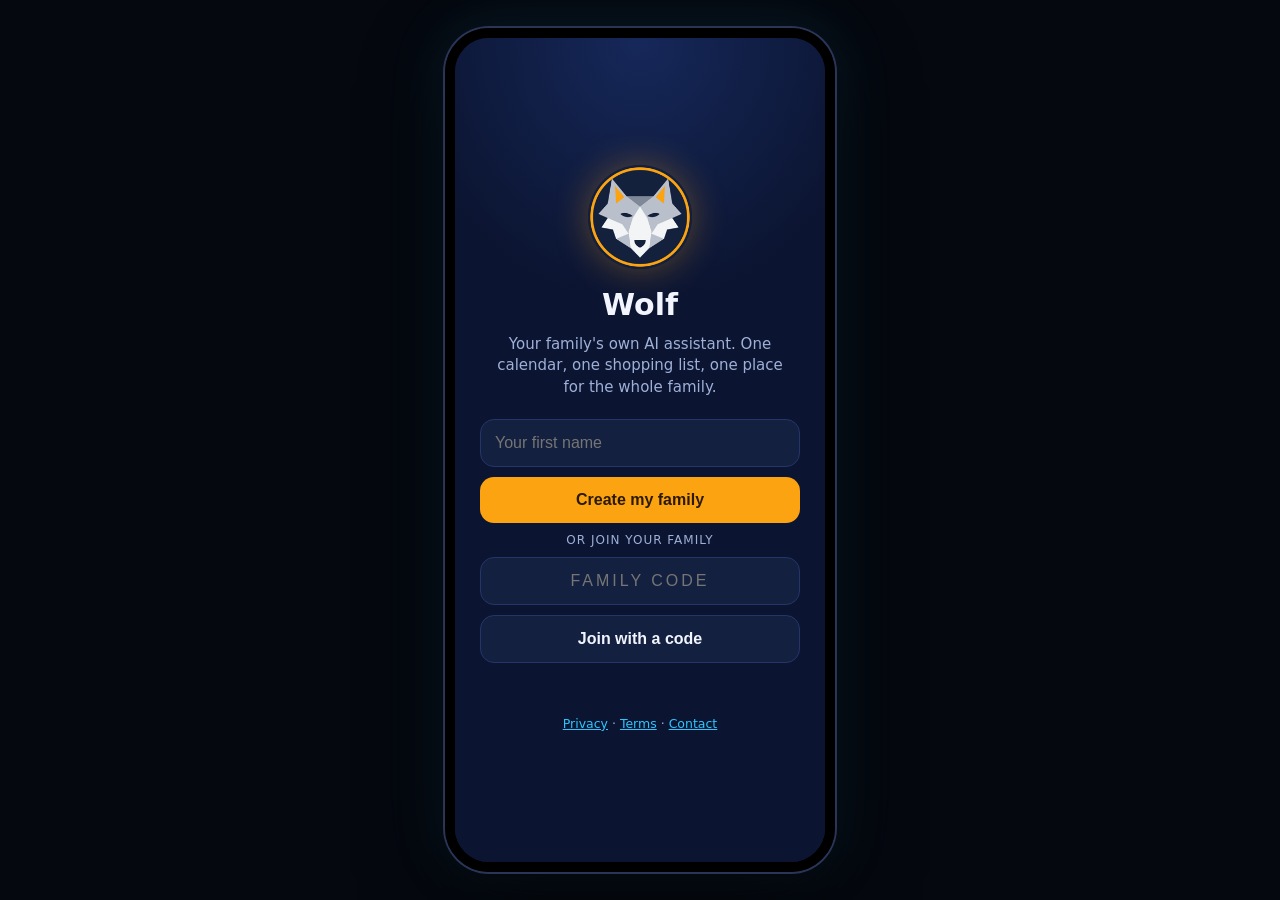
<file: wolf_site/index.html>
<!doctype html>
<html lang="en-GB"><head><meta charset="utf-8"><meta name="viewport" content="width=device-width,initial-scale=1,viewport-fit=cover">
<meta name="theme-color" content="#0b1430"><meta name="robots" content="noindex"><title>Wolf</title>
<link rel="manifest" href="manifest.webmanifest"><link rel="icon" href="icon-192.png"><link rel="apple-touch-icon" href="apple-touch-icon.png">
<style>
:root{color-scheme:dark;--navy:#0b1430;--navy2:#14203f;--card:#17254a;--line:#25356a;--cy:#2ec5ff;--tl:#14e0c0;--or:#fca311;--tx:#f2f5ff;--mut:#9fb0d8}
*{box-sizing:border-box;-webkit-tap-highlight-color:transparent}
html,body{margin:0;height:100%;background:#05080f;color:var(--tx);font-family:Inter,system-ui,-apple-system,"Segoe UI",Roboto,sans-serif}
body{display:flex;align-items:center;justify-content:center}
.phone{width:100%;height:100%;display:flex;flex-direction:column;background:radial-gradient(120% 60% at 50% 0%,#16285a 0%,var(--navy) 55%);position:relative;overflow:hidden}
@media (min-width:600px){.phone{width:390px;height:844px;max-height:96vh;border-radius:44px;border:10px solid #000;box-shadow:0 0 0 2px #2a3558,0 30px 80px #000a,0 0 60px #2ec5ff22}}
header{display:flex;align-items:center;gap:12px;padding:calc(env(safe-area-inset-top) + 18px) 18px 12px}
header img{width:44px;height:44px;border-radius:50%}
.brand{font-weight:800;font-size:22px;letter-spacing:.3px}
.pill{margin-left:auto;display:flex;align-items:center;gap:6px;font-size:11px;font-weight:700;letter-spacing:.8px;text-transform:uppercase;color:var(--tl);border:1px solid #14e0c055;background:#14e0c014;padding:6px 10px;border-radius:99px}
.dot{width:7px;height:7px;border-radius:50%;background:var(--tl);box-shadow:0 0 8px var(--tl)}
main{flex:1;min-height:0;position:relative}
.tab{position:absolute;inset:0;display:none;flex-direction:column}
.tab.on{display:flex}
#chat{flex:1;overflow-y:auto;padding:6px 16px 10px;display:flex;flex-direction:column;gap:10px;scroll-behavior:smooth}
.hello{display:flex;flex-direction:column;align-items:center;text-align:center;gap:6px;padding:14px 10px 4px}
.hello img{width:84px;height:84px;border-radius:50%;box-shadow:0 0 30px #fca31144}
.hello h2{margin:6px 0 0;font-size:22px}
.hello p{margin:0;color:var(--mut);font-size:14px}
.b{max-width:84%;padding:11px 14px;border-radius:18px;font-size:15px;line-height:1.35;animation:in .25s ease}
.me{align-self:flex-end;background:linear-gradient(135deg,#2ec5ff,#1b8fe0);color:#04152b;font-weight:600;border-bottom-right-radius:5px}
.wolf{align-self:flex-start;background:var(--card);border:1px solid var(--line);border-bottom-left-radius:5px}
.wolf small{display:block;margin-top:8px;color:var(--mut);font-size:12.5px}
.chip{display:flex;justify-content:space-between;gap:14px;margin-top:8px;padding:9px 12px;border-radius:12px;background:#0d1a3a;border-left:4px solid var(--c,var(--cy));font-size:14px}
.chip b{color:var(--c,var(--cy))}
.typing{align-self:flex-start;background:var(--card);border:1px solid var(--line);padding:12px 16px;border-radius:18px;display:flex;gap:5px}
.typing i{width:7px;height:7px;border-radius:50%;background:var(--mut);animation:bl 1s infinite}
.typing i:nth-child(2){animation-delay:.15s}.typing i:nth-child(3){animation-delay:.3s}
@keyframes bl{0%,80%,100%{opacity:.25}40%{opacity:1}}
@keyframes in{from{opacity:0;transform:translateY(8px)}to{opacity:1;transform:none}}
.sugg{display:flex;gap:8px;overflow-x:auto;padding:6px 16px 8px;scrollbar-width:none}
.sugg::-webkit-scrollbar{display:none}
.sugg button{flex:none;border:1px solid var(--line);background:var(--navy2);color:var(--tx);padding:9px 13px;border-radius:99px;font-size:13px;font-weight:600;cursor:pointer}
.sugg button:active{background:var(--line)}
form{display:flex;gap:8px;padding:6px 14px 12px}
form input{flex:1;min-width:0;padding:14px 16px;border-radius:99px;border:1px solid var(--line);background:var(--navy2);color:var(--tx);font-size:15px;outline:none}
form input:focus{border-color:var(--cy)}
form button{width:50px;flex:none;border:0;border-radius:50%;background:var(--or);color:#2b1a00;font-size:20px;font-weight:900;cursor:pointer;display:flex;align-items:center;justify-content:center}
form .mic{background:var(--navy2);border:1px solid var(--cy);color:var(--cy)}
form .mic svg{width:24px;height:24px;fill:none;stroke:currentColor;stroke-width:2;stroke-linecap:round}
form .mic.rec{background:#e5384b;border-color:#e5384b;color:#fff;animation:pulse 1.1s infinite}
@keyframes pulse{50%{box-shadow:0 0 0 9px #e5384b33}}
.bw{display:flex;flex-direction:column;line-height:1.1}.clock{font-size:12px;color:var(--mut);font-variant-numeric:tabular-nums;margin-top:2px}
#toast{position:absolute;left:16px;right:16px;top:74px;z-index:5;background:#0d1a3a;border:1px solid var(--or);color:#ffe2b0;padding:10px 14px;border-radius:14px;font-size:13px;display:none}
#toast.on{display:block}
.ev button{background:none;border:0;color:var(--mut);font-size:18px;line-height:1;padding:0 2px;cursor:pointer}
.li{display:flex;align-items:center;gap:10px;padding:11px 12px;border-radius:12px;background:var(--card);margin-bottom:6px;font-size:14.5px}
.li input{width:20px;height:20px;accent-color:var(--or)}.li.done span{text-decoration:line-through;color:var(--mut)}.li button{margin-left:auto;background:none;border:0;color:var(--mut);font-size:18px;cursor:pointer}
.rbtn{margin-top:14px;background:none;border:1px solid var(--line);color:var(--mut);padding:9px 14px;border-radius:99px;font-size:12.5px;cursor:pointer}
.pad{padding:6px 16px 16px;overflow-y:auto;flex:1}
h3{margin:12px 0 8px;font-size:13px;letter-spacing:1px;text-transform:uppercase;color:var(--mut)}
.day{display:flex;gap:12px;margin-bottom:10px}
.dn{width:54px;flex:none;text-align:center;padding:8px 0;border-radius:14px;background:var(--navy2);border:1px solid var(--line)}
.dn b{display:block;font-size:20px}.dn span{font-size:11px;color:var(--mut);text-transform:uppercase;letter-spacing:.8px}
.dn.today{background:#fca31122;border-color:var(--or)}
.evs{flex:1;display:flex;flex-direction:column;gap:6px}
.ev{padding:10px 12px;border-radius:12px;background:var(--card);border-left:4px solid var(--c);font-size:14px;display:flex;justify-content:space-between;gap:8px}
.ev em{font-style:normal;color:var(--mut);font-size:12.5px;white-space:nowrap}
.empty{color:var(--mut);font-size:13px;padding:10px 0}
.banner{width:100%;height:150px;object-fit:cover;border-radius:18px;margin-bottom:6px}
.mem{display:flex;align-items:center;gap:14px;padding:12px;border-radius:16px;background:var(--card);border:1px solid var(--line);margin-bottom:10px}
.mem img{width:54px;height:54px;border-radius:50%;object-fit:cover;border:2px solid var(--or)}
.mem b{display:block}.mem span{color:var(--mut);font-size:13px}
.cx{margin-left:auto;font-size:11px;font-weight:700;color:var(--tl);letter-spacing:.8px;text-transform:uppercase}
.cx.off{color:var(--mut)}
.note{margin-top:14px;padding:12px;border-radius:14px;background:#fca31112;border:1px solid #fca31144;color:#ffd9a0;font-size:13px;line-height:1.4}
nav{display:flex;border-top:1px solid var(--line);background:#0a1230;padding-bottom:env(safe-area-inset-bottom)}
nav button{flex:1;background:none;border:0;color:var(--mut);padding:11px 0 12px;font-size:12px;font-weight:700;letter-spacing:.4px;cursor:pointer;display:flex;flex-direction:column;align-items:center;gap:3px}
nav button svg{width:23px;height:23px;fill:none;stroke:currentColor;stroke-width:2;stroke-linecap:round;stroke-linejoin:round}
nav button.on{color:var(--or)}


.up{display:flex;gap:10px;margin-bottom:12px}
.up label{flex:1;display:flex;align-items:center;justify-content:center;gap:8px;padding:13px 10px;border-radius:14px;font-weight:700;font-size:14px;cursor:pointer;background:var(--or);color:#2b1a00}
.up label.alt{background:var(--navy2);color:var(--tx);border:1px solid var(--line)}
.up input{display:none}.up svg{width:20px;height:20px;fill:none;stroke:currentColor;stroke-width:2;stroke-linecap:round;stroke-linejoin:round}
#smsg{color:var(--mut);font-size:13px;margin:0 0 10px;line-height:1.4}
.grid{display:grid;grid-template-columns:repeat(3,1fr);gap:6px}
.ph{position:relative;aspect-ratio:1;border-radius:12px;overflow:hidden;background:var(--card);border:0;padding:0;cursor:pointer}
.ph img{width:100%;height:100%;object-fit:cover;display:block}
.ph i{position:absolute;left:0;right:0;bottom:0;padding:14px 6px 4px;font-style:normal;font-size:10.5px;color:#fff;background:linear-gradient(transparent,#000a);text-align:left}
#view{position:absolute;inset:0;z-index:9;background:#000e;display:none;flex-direction:column;align-items:center;justify-content:center;gap:12px;padding:16px}
#view.on{display:flex}#view img{max-width:100%;max-height:72%;border-radius:12px}
#view .row{display:flex;gap:10px}#view button{padding:11px 18px;border-radius:99px;border:1px solid var(--line);background:var(--navy2);color:var(--tx);font-size:14px;font-weight:700;cursor:pointer}
#view button.del{border-color:#e5384b;color:#ff8f9b}

.note2{position:relative;padding:12px 34px 10px 14px;border-radius:14px;background:#2a2410;border:1px solid #fca31155;margin-bottom:8px}
.note2 p{margin:0 0 6px;font-size:14.5px;line-height:1.4;white-space:pre-wrap;word-break:break-word}.note2 small{color:var(--mut);font-size:11.5px}
.note2 button{position:absolute;top:6px;right:8px;background:none;border:0;color:var(--mut);font-size:18px;cursor:pointer}
#nform{display:flex;gap:8px;padding:0 0 12px}#nform input{flex:1;min-width:0;padding:13px 14px;border-radius:14px;border:1px solid var(--line);background:var(--navy2);color:var(--tx);font-size:15px;outline:none}
#nform button{padding:0 18px;border:0;border-radius:14px;background:var(--or);color:#2b1a00;font-weight:800;cursor:pointer}
.fcard{padding:14px;border-radius:16px;background:var(--card);border:1px solid var(--cy);margin-bottom:12px}
.fcard .code{font-size:28px;font-weight:800;letter-spacing:4px;color:var(--cy);font-variant-numeric:tabular-nums}.fcard small{display:block;color:var(--mut);margin-top:4px;font-size:12.5px;line-height:1.4}
.fcard .row2{display:flex;gap:8px;margin-top:10px}.fcard .row2 input{flex:1;min-width:0;padding:11px 12px;border-radius:12px;border:1px solid var(--line);background:var(--navy2);color:var(--tx);font-size:15px;text-transform:uppercase;outline:none}
.fcard .row2 button{padding:11px 14px;min-height:42px;border-radius:12px;border:1px solid var(--line);background:var(--navy2);color:var(--tx);font-weight:700;cursor:pointer}
nav button{font-size:10.5px;letter-spacing:0}

.back{background:none;border:0;color:var(--cy);font-size:14px;font-weight:700;padding:4px 0 8px;cursor:pointer}
.menu{display:grid;grid-template-columns:1fr 1fr;gap:10px}
.mc{padding:16px 14px;border-radius:18px;background:var(--card);border:1px solid var(--line);text-align:left;color:var(--tx);cursor:pointer;display:flex;flex-direction:column;gap:6px}
.mc b{font-size:16px}.mc span{font-size:12.5px;color:var(--mut);line-height:1.35}.mc svg{width:26px;height:26px;fill:none;stroke:var(--or);stroke-width:2;stroke-linecap:round;stroke-linejoin:round}
.rota{display:grid;grid-template-columns:repeat(5,1fr);gap:6px;margin-bottom:6px}
.rb{border:1px solid var(--line);background:var(--navy2);color:var(--tx);border-radius:12px;padding:8px 2px;display:flex;flex-direction:column;align-items:center;gap:2px;cursor:pointer}
.rb span{font-size:10.5px;color:var(--mut);text-transform:uppercase;letter-spacing:.8px}.rb b{font-size:14px}
.rb.none{border-color:var(--or)}.rb.none b{color:var(--or)}.rb.dan b{color:var(--cy)}.rb.claire b{color:var(--tl)}
.kid{display:flex;align-items:center;gap:12px;padding:12px 14px;border-radius:16px;background:var(--card);border:1px solid var(--line);margin-bottom:8px}
.kid b{font-size:16px}.kid em{font-style:normal;margin-left:auto;font-size:20px;font-weight:800;color:var(--tl);font-variant-numeric:tabular-nums}
.kid button{border:1px solid var(--line);background:var(--navy2);color:var(--tx);border-radius:99px;padding:7px 12px;font-size:12px;font-weight:700;cursor:pointer}
.fadd{display:grid;grid-template-columns:1fr auto;gap:8px;margin:8px 0 12px}
.fadd input,.fadd select{min-width:0;padding:12px;border-radius:12px;border:1px solid var(--line);background:var(--navy2);color:var(--tx);font-size:15px;outline:none}
.fadd .r2{display:flex;gap:8px;grid-column:1/-1}.fadd .r2>*{flex:1}.fadd button{padding:0 16px;border:0;border-radius:12px;background:var(--or);color:#2b1a00;font-weight:800;cursor:pointer;min-height:44px}
.meal{padding:10px 12px;border-radius:14px;background:var(--card);margin-bottom:8px}
.meal .mh{display:flex;align-items:center;gap:8px;margin-bottom:6px}.meal .mh b{width:42px;color:var(--or);font-size:13px;text-transform:uppercase;letter-spacing:.8px}
.meal input{min-width:0;flex:1;padding:9px 10px;border-radius:10px;border:1px solid var(--line);background:var(--navy2);color:var(--tx);font-size:14px;outline:none;width:100%}
.meal .mh button{border:1px solid var(--line);background:var(--navy2);color:var(--cy);border-radius:99px;padding:6px 10px;font-size:11.5px;font-weight:700;cursor:pointer;white-space:nowrap}
.plan{padding:14px;border-radius:16px;background:var(--card);border:1px solid var(--line);margin-top:14px;font-size:13.5px;line-height:1.45}
.plan h4{margin:0 0 6px;font-size:14px;color:var(--or)}.plan p{margin:0 0 8px;color:var(--tx)}.plan ul{margin:0;padding:0;list-style:none}
.plan li{display:flex;justify-content:space-between;gap:10px;padding:8px 0;border-top:1px solid var(--line)}.plan li span{color:var(--mut);font-size:12.5px}.plan li b{white-space:nowrap;color:var(--tl)}

.mem .av{width:48px;height:48px;border-radius:50%;background:var(--navy2);border:2px solid var(--or);display:flex;align-items:center;justify-content:center;font-weight:800;color:var(--or);flex:none}
.mem .av.k{border-color:var(--tl);color:var(--tl)}
#welcome,#boot{position:absolute;inset:0;z-index:20;background:radial-gradient(120% 60% at 50% 0%,#16285a 0%,var(--navy) 55%);display:none;flex-direction:column;align-items:center;justify-content:center;gap:12px;padding:24px;text-align:center;overflow-y:auto}
#welcome.on,#boot.on{display:flex}#welcome img,#boot img{width:104px;height:104px;border-radius:50%;box-shadow:0 0 36px #fca31155}
#welcome h1{margin:6px 0 0;font-size:30px}#welcome p{margin:0;color:var(--mut);font-size:15px;line-height:1.45;max-width:300px}
.wbox{width:100%;max-width:320px;display:flex;flex-direction:column;gap:10px;margin-top:8px}
.wbox input{padding:14px;border-radius:14px;border:1px solid var(--line);background:var(--navy2);color:var(--tx);font-size:16px;outline:none;width:100%}
.wbox input:focus{border-color:var(--cy)}.wbox input.code{text-transform:uppercase;letter-spacing:3px;text-align:center}
.btn{padding:14px 18px;border-radius:14px;border:0;background:var(--or);color:#2b1a00;font-size:16px;font-weight:800;cursor:pointer;width:100%;text-align:center;text-decoration:none;display:block}
.btn.alt{background:var(--navy2);color:var(--tx);border:1px solid var(--line)}.btn.sm{padding:10px 14px;font-size:14px;width:auto;display:inline-block}
.btn[disabled]{opacity:.5}.or{color:var(--mut);font-size:12px;letter-spacing:1px}
.err{color:#ff8f9b;font-size:13px;min-height:18px}
.setup{padding:14px;border-radius:16px;background:var(--card);border:1px solid var(--line);margin-bottom:12px}
.setup h4{margin:0 0 6px;font-size:16px;display:flex;align-items:center;gap:8px}.setup h4 i{width:24px;height:24px;border-radius:50%;background:var(--navy2);border:1px solid var(--line);display:flex;align-items:center;justify-content:center;font-style:normal;font-size:13px;color:var(--mut);flex:none}
.setup.ok h4 i{background:var(--tl);color:#04241d;border-color:var(--tl)}
.setup ol{margin:8px 0 10px;padding-left:20px;font-size:14px;line-height:1.5;color:var(--tx)}.setup ol li{margin-bottom:4px}
.setup p{margin:0 0 8px;font-size:14px;line-height:1.45;color:var(--mut)}.setup .row{display:flex;gap:8px;margin-top:8px}.setup .row>*{flex:1;min-width:0}
.setup input[type=text],.setup input:not([type]){padding:12px;border-radius:12px;border:1px solid var(--line);background:var(--navy2);color:var(--tx);font-size:15px;outline:none;width:100%}
.tabs2{display:flex;gap:6px;margin:6px 0}.tabs2 button{flex:1;padding:8px 4px;border-radius:99px;border:1px solid var(--line);background:var(--navy2);color:var(--mut);font-size:12.5px;font-weight:700;cursor:pointer}.tabs2 button.on{color:var(--or);border-color:var(--or)}
.check{margin:0 16px 8px;padding:12px 14px;border-radius:16px;background:#fca31114;border:1px solid #fca31166;font-size:14px}
.check b{color:var(--or)}.check button{margin-top:8px}
.link{background:none;border:0;color:var(--cy);font-size:13px;text-decoration:underline;cursor:pointer;padding:0}
.danger{margin-top:16px}.danger button{background:none;border:1px solid #e5384b88;color:#ff8f9b;padding:10px 14px;border-radius:12px;font-size:13px;cursor:pointer;margin-right:8px;margin-top:6px}
.ro{font-size:10px;color:var(--mut);margin-left:6px}

.gimg{display:block;width:100%;max-width:340px;border-radius:12px;margin:8px 0 4px;border:1px solid var(--line)}

#notice{position:absolute;left:0;right:0;top:0;z-index:30;background:#fca311;color:#2b1a00;font-size:13px;font-weight:700;padding:8px 14px;text-align:center}

.dwrap{width:100%;border-radius:16px;overflow:hidden;border:1px solid var(--line);background:#0d1833}#dcv{display:block;touch-action:none;cursor:crosshair}
.dtools{display:flex;flex-wrap:wrap;gap:8px;margin-top:10px;align-items:center}.sw{width:34px;height:34px;border-radius:50%;border:3px solid var(--line);padding:0;cursor:pointer}.sw.on{border-color:#fff}
.dtools .tb{padding:9px 13px;border-radius:99px;border:1px solid var(--line);background:var(--navy2);color:var(--tx);font-size:13px;font-weight:700;cursor:pointer}.dtools .tb.on{border-color:var(--or);color:var(--or)}

.wfoot{margin-top:10px;font-size:12.5px;color:var(--mut);line-height:1.8}.wfoot a{color:var(--cy)}
</style></head><body>
<div class="phone">
<div id="notice" hidden></div>
<div id="boot" class="on"><img src="icon-192.png" alt=""><p>Loading Wolf…</p></div>
<div id="welcome">
  <img src="icon-192.png" alt=""><h1>Wolf</h1>
  <p>Your family's own AI assistant. One calendar, one shopping list, one place for the whole family.</p>
  <div class="wbox">
    <input id="wname" placeholder="Your first name" maxlength="24" autocomplete="given-name">
    <button class="btn" id="wcreate">Create my family</button>
    <div class="or">OR JOIN YOUR FAMILY</div>
    <input id="wcode" class="code" placeholder="FAMILY CODE" maxlength="12" autocapitalize="characters" autocomplete="off">
    <button class="btn alt" id="wjoin">Join with a code</button>
    <div class="err" id="werr"></div>
  </div>
  <div class="wfoot"><a href="privacy.html" target="_blank" rel="noopener">Privacy</a> · <a href="terms.html" target="_blank" rel="noopener">Terms</a> · <a id="wcontact" href="#">Contact</a><br><span id="wver"></span></div>
</div>
<header>
  <img src="icon-192.png" alt="Wolf">
  <div class="bw"><div class="brand">Wolf</div><div class="clock" id="clock"></div></div>
  <div class="pill" id="pill"><span class="dot"></span><span id="pilltxt">Family linked</span></div>
</header>
<div id="toast" role="status"></div>
<div id="view"><img id="vimg" alt=""><div class="row"><button id="vclose">Close</button><button class="del" id="vdel" hidden>Delete</button></div></div>
<main>
  <section class="tab on" id="t-ask">
    <div id="chat"><div class="hello"><img src="icon-192.png" alt=""><h2>Hi, I'm Wolf.</h2><p>Ask me about the week, add things to your lists, or set a reminder. Tap the mic to talk.</p></div><div id="check"></div></div>
    <div class="sugg" id="sugg"></div>
    <form id="f" autocomplete="off"><input id="q" placeholder="Ask Wolf or tap the mic…" enterkeyhint="send"><button type="button" id="mic" class="mic" aria-label="Speak to Wolf"><svg viewBox="0 0 24 24"><rect x="9" y="3" width="6" height="11" rx="3"/><path d="M5 11a7 7 0 0 0 14 0M12 18v3"/></svg></button><button class="send" aria-label="Send">&#10148;</button></form>
  </section>
  <section class="tab" id="t-week"><div class="pad" id="week"></div></section>
  <section class="tab" id="t-list"><div class="pad" id="lists"></div></section>
  <section class="tab" id="t-more"><div class="pad"><h3>More for the family</h3><div class="menu">
    <button class="mc" data-go="chores"><svg viewBox="0 0 24 24"><path d="M5 12l4 4 10-10"/></svg><b>Chores</b><span id="mc1">Pocket money for jobs done</span></button>
    <button class="mc" data-go="meals"><svg viewBox="0 0 24 24"><path d="M6 3v8a3 3 0 0 0 6 0V3M9 3v18M18 3c-2 2-3 5-3 8h3v10"/></svg><b>Meals</b><span id="mc2">Dinner plan to shopping list</span></button>
    <button class="mc" data-go="notes"><svg viewBox="0 0 24 24"><path d="M5 4h14v12l-5 5H5z"/><path d="M14 21v-5h5M8 9h8M8 13h4"/></svg><b>Notes</b><span id="mc3">Shared with the family</span></button>
    <button class="mc" data-go="draw"><svg viewBox="0 0 24 24"><path d="M4 20l4-1 11-11a2.1 2.1 0 0 0-3-3L5 16z"/><path d="M14 6l3 3"/></svg><b>Draw together</b><span id="mc5">Live shared drawing board</span></button>
    <button class="mc" data-go="store"><svg viewBox="0 0 24 24"><rect x="3" y="4" width="18" height="16" rx="3"/><circle cx="9" cy="10" r="2"/><path d="M21 16l-5-5-8 9"/></svg><b>Photos</b><span id="mc4">Family storage</span></button></div></div></section>
  <section class="tab" id="t-chores"><div class="pad"><button class="back" data-go="more">‹ More</button><h3>Chores and pocket money</h3><div id="kids"></div>
    <form class="fadd" id="cform" autocomplete="off"><input id="ctitle" placeholder="New chore, e.g. Tidy bedroom"><button>Add</button><div class="r2"><select id="cwho"></select><input id="cval" type="number" inputmode="decimal" min="0" step="0.5" placeholder="£ reward" value="1"></div></form><div id="clist"></div></div></section>
  <section class="tab" id="t-meals"><div class="pad"><button class="back" data-go="more">‹ More</button><h3>Dinner plan</h3><div id="meals"></div></div></section>
  <section class="tab" id="t-notes"><div class="pad"><button class="back" data-go="more">‹ More</button><h3>Family notes</h3><form id="nform" autocomplete="off"><input id="ninp" placeholder="Write a note for the family…" enterkeyhint="send"><button>Post</button></form><div id="nlist"></div></div></section>
  <section class="tab" id="t-draw"><div class="pad"><button class="back" data-go="more">‹ More</button><h3>Draw together</h3><p style="color:var(--mut);font-size:13.5px;margin:0 0 10px">Draw with your finger. Everyone with your family code sees it appear within a second or two, wherever they are.</p>
    <div class="dwrap"><canvas id="dcv"></canvas></div><div class="dtools" id="dtools"></div></div></section>
  <section class="tab" id="t-store"><div class="pad"><button class="back" data-go="more">‹ More</button><h3>Family storage</h3>
    <div class="up"><label for="cam"><svg viewBox="0 0 24 24"><path d="M4 8h3l2-3h6l2 3h3v11H4z"/><circle cx="12" cy="13" r="3.5"/></svg>Take photo</label><label class="alt" for="gal"><svg viewBox="0 0 24 24"><rect x="3" y="4" width="18" height="16" rx="3"/><circle cx="9" cy="10" r="2"/><path d="M21 16l-5-5-8 9"/></svg>Add from gallery</label>
    <input id="cam" type="file" accept="image/*" capture="environment"><input id="gal" type="file" accept="image/*" multiple></div>
    <p id="smsg">Photos you add here are shared with everyone in the family.</p><div class="grid" id="grid"></div></div></section>
  <section class="tab" id="t-fam"><div class="pad">
    <div class="fcard"><small style="margin:0 0 4px">FAMILY CODE</small><div class="code" id="fcode">—</div><small id="fcount"></small>
      <small>Anyone with this code can join your family. Share it only with your family.</small>
      <div class="row2"><button id="copybtn" style="flex:1">Copy code</button><button id="sharebtn" style="flex:1">Share</button></div></div>
    <button class="btn" data-go="setup" style="margin-bottom:12px">Open the set-up guide</button>
    <h3>Your family</h3><div id="people"></div>
    <div class="plan"><h4>Free for everyday use</h4><p>Wolf uses free AI services for normal family messages, which is plenty for day-to-day use. Free use has a fair-use limit. If your family uses Wolf heavily, for work, or all day long, you'll need your own AI plan from the AI provider. We'll guide you through 2 or 3 options, and you pay the provider directly. Free services can change or be slower at busy times.</p></div>
    <div class="plan"><h4>Availability</h4><p>Wolf may sometimes be unavailable for maintenance, or because of problems with our hosting or other suppliers. We try to keep this short and will show a notice here when we know in advance. Your data is not deleted by maintenance.</p></div>
    <div class="plan"><h4>Optional add-ons</h4><p>We'll guide you through 2 or 3 choices for each. Buy two of the same type and get one free.</p><ul>
      <li><div>Storage<br><span>Google Drive or OneDrive</span></div><b>£25 each</b></li>
      <li><div>Send emails<br><span>Gmail, Outlook or another provider</span></div><b>£30</b></li>
      <li><div>Alerts when the app is closed<br><span>WhatsApp, Telegram or text</span></div><b>Coming soon</b></li></ul></div>
    <div class="note"><b>What Wolf does:</b> reads your family calendar link, keeps your lists and finds options.<br><b>What it doesn't:</b> book anything, or promise a pickup.</div>
    <div class="plan"><h4>Tell us what's not working</h4><p>Only what you type here is sent to us. Please don't include passwords, keys or private details.</p><div class="row"><input id="fbtxt" placeholder="What went wrong, or what would help?" maxlength="1500"></div><div class="row"><button class="btn alt sm" id="fbsend">Send</button></div></div>
    <div class="danger"><small style="color:var(--mut)">Your family's data is stored on Wolf's server and sent to your AI service when you chat.</small><br>
      <button id="leavebtn">Leave on this phone</button><button id="wipebtn">Delete my family's data</button><button id="codebtn">Make a new family code</button></div>
    <p style="margin:14px 0 0;font-size:12.5px;color:var(--mut)"><a style="color:var(--cy)" href="privacy.html" target="_blank" rel="noopener">Privacy</a> · <a style="color:var(--cy)" href="terms.html" target="_blank" rel="noopener">Terms</a> · <span id="fver"></span></p>
    <p style="margin:6px 0 0;font-size:12.5px;color:var(--mut)">Need a hand? <a id="support" style="color:var(--cy)" href="#">Contact support</a></p>
  </div></section>
  <section class="tab" id="t-setup"><div class="pad"><button class="back" data-go="fam">‹ Family</button><h3>Set-up guide</h3><p style="color:var(--mut);font-size:14px;margin:0 0 8px">Like setting up a new phone. Do each step in order. It takes about 10 minutes. You do your own logins and passwords. We never ask for them.</p><a class="btn alt sm" href="guide.html" target="_blank" rel="noopener" style="margin-bottom:12px">Open the guide with pictures</a>
    <div class="setup" id="s1"><h4><i>1</i> Add your free AI key</h4>
      <p>Wolf chats using your own free key from Google. Never send this key to anyone. Paste it only here on your own phone.</p>
      <a class="btn sm" href="https://aistudio.google.com/apikey" target="_blank" rel="noopener">1. Open Google AI Studio</a>
      <ol><li>Sign in with your Google account.<img class="gimg" src="guide/key-1.jpg" alt="" loading="lazy" onerror="this.remove()"></li><li>Tap <b>Create API key</b>.<img class="gimg" src="guide/key-2.jpg" alt="" loading="lazy" onerror="this.remove()"></li><li>Tap the copy icon next to your new key.<img class="gimg" src="guide/key-3.jpg" alt="" loading="lazy" onerror="this.remove()"></li><li>Come back here and tap <b>Paste and test</b>.</li></ol>
      <div class="row"><button class="btn alt sm" id="k_paste">Paste and test</button></div>
      <div class="row"><input id="k_inp" placeholder="Or paste the key here" autocomplete="off" spellcheck="false"><button class="btn sm" id="k_go" style="flex:none">Test</button></div><div class="err" id="k_msg"></div></div>
    <div class="setup" id="s2"><h4><i>2</i> Add your family's names</h4><p>So chores and the school run work. Separate names with commas.</p>
      <div class="row"><input id="p_ad" placeholder="Adults, e.g. Dan, Claire"></div><div class="row"><input id="p_kid" placeholder="Children, e.g. Sarah, Jack"></div>
      <div class="row"><button class="btn sm" id="p_save">Save names</button></div></div>
    <div class="setup" id="s3"><h4><i>3</i> Connect your calendar</h4><p>Paste your calendar's private link. Wolf only reads it. It never changes your calendar.</p>
      <div class="tabs2"><button class="on" data-cal="g">Google</button><button data-cal="o">Outlook</button><button data-cal="a">Apple</button></div>
      <ol id="calsteps"></ol>
      <div class="row"><input id="c_inp" placeholder="Paste the calendar link" autocomplete="off" spellcheck="false"><button class="btn sm" id="c_go" style="flex:none">Connect</button></div><div class="err" id="c_msg"></div>
      <button class="link" id="c_skip">Skip for now. I'll add events by hand.</button></div>
    <div class="setup" id="s4"><h4><i>4</i> Invite your family</h4><p>On each family phone, open Wolf, tap <b>Join with a code</b> and enter:</p><div class="code" id="s4code" style="font-size:26px;font-weight:800;letter-spacing:3px;color:var(--cy);margin:6px 0 10px">—</div>
      <div class="row"><button class="btn alt sm" id="s4copy">Copy code</button><button class="btn sm" id="s4share">Share code</button></div></div>
    <div class="setup" id="s5"><h4><i>5</i> Put Wolf on your home screen</h4>
      <ol><li><b>Android (Chrome):</b> tap the three dots, then <b>Add to Home screen</b> or <b>Install app</b>.</li><li><b>iPhone (Safari):</b> tap the Share button, then <b>Add to Home Screen</b>.</li></ol>
      <div class="row"><button class="btn sm" id="s5go" hidden>Install Wolf</button></div></div>
    <div class="setup" id="s6"><h4><i>6</i> Stuck?</h4><p>Watch the set-up video, or send us an email and we'll point you to the right step. You always do your own logins and passwords. We never ask for them, and we never see your family's data. If you share a screenshot, hide your AI key and calendar link first.</p>
      <div class="row"><a class="btn sm" id="s6vid" href="#" target="_blank" rel="noopener" hidden>Watch the set-up video</a><a class="btn alt sm" id="s6mail" href="#">Email for help</a></div></div>
  </div></section>
</main>
<nav>
  <button class="on" data-t="ask"><svg viewBox="0 0 24 24"><path d="M21 12a8 8 0 0 1-11.6 7.1L4 20l1-4.6A8 8 0 1 1 21 12z"/></svg>Ask Wolf</button>
  <button data-t="week"><svg viewBox="0 0 24 24"><rect x="3" y="5" width="18" height="16" rx="3"/><path d="M3 10h18M8 3v4M16 3v4"/></svg>Week</button>
  <button data-t="list"><svg viewBox="0 0 24 24"><path d="M9 6h12M9 12h12M9 18h12M3.5 6h.01M3.5 12h.01M3.5 18h.01"/></svg>Lists</button>
  <button data-t="more"><svg viewBox="0 0 24 24"><rect x="3" y="3" width="7" height="7" rx="2"/><rect x="14" y="3" width="7" height="7" rx="2"/><rect x="3" y="14" width="7" height="7" rx="2"/><rect x="14" y="14" width="7" height="7" rx="2"/></svg>More</button>
  <button data-t="fam"><svg viewBox="0 0 24 24"><circle cx="9" cy="8" r="3.5"/><path d="M2.5 20a6.5 6.5 0 0 1 13 0M16 4.6a3.5 3.5 0 0 1 0 6.8M18 14.5a6.5 6.5 0 0 1 3.5 5.5"/></svg>Family</button>
</nav>
</div>

<script src="app.js"></script></body></html>
</file>
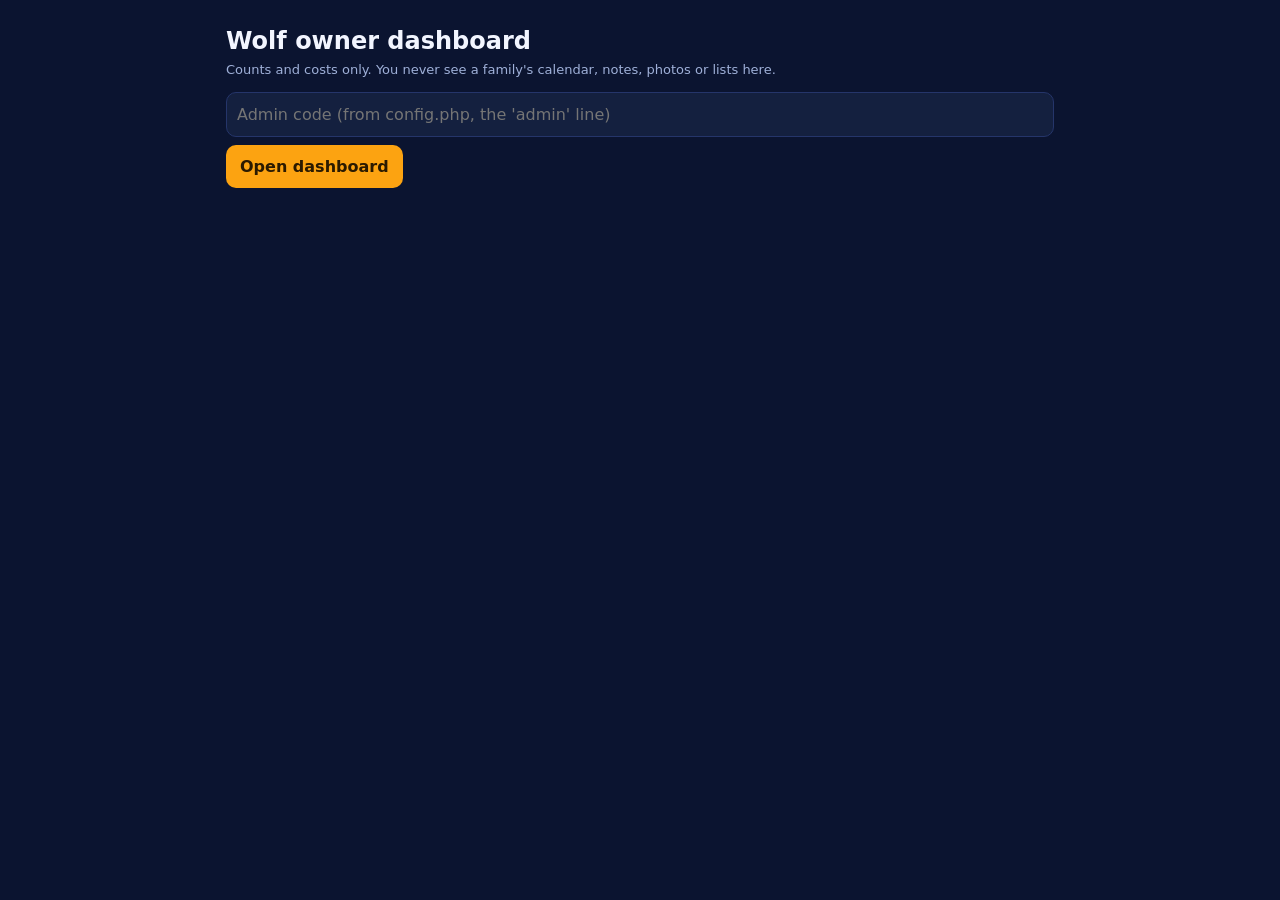
<file: wolf_site/admin.html>
<!doctype html>
<html lang="en-GB"><head><meta charset="utf-8"><meta name="viewport" content="width=device-width,initial-scale=1,viewport-fit=cover">
<meta name="robots" content="noindex,nofollow"><title>Wolf owner dashboard</title>
<style>
:root{color-scheme:dark;--navy:#0b1430;--card:#17254a;--navy2:#14203f;--line:#25356a;--cy:#2ec5ff;--tl:#14e0c0;--or:#fca311;--tx:#f2f5ff;--mut:#9fb0d8;--bad:#ff8f9b}
*{box-sizing:border-box}html,body{margin:0;background:var(--navy);color:var(--tx);font-family:Inter,system-ui,-apple-system,"Segoe UI",Roboto,sans-serif;line-height:1.45}
main{max-width:860px;margin:0 auto;padding:18px 16px 60px}h1{font-size:24px;margin:6px 0 2px}h2{font-size:13px;letter-spacing:1px;text-transform:uppercase;color:var(--mut);margin:22px 0 8px}
.sub{color:var(--mut);font-size:13px;margin:0 0 12px}.tiles{display:grid;grid-template-columns:repeat(auto-fit,minmax(130px,1fr));gap:10px}
.t{background:var(--card);border:1px solid var(--line);border-radius:14px;padding:12px}.t b{display:block;font-size:24px;font-variant-numeric:tabular-nums}.t span{font-size:12px;color:var(--mut)}
.bar{margin:6px 0}.bar .l{display:flex;justify-content:space-between;font-size:13px}.bar .b{height:10px;border-radius:99px;background:var(--navy2);overflow:hidden;border:1px solid var(--line)}.bar .b i{display:block;height:100%;background:var(--tl)}
input,button{font:inherit}input{padding:10px;border-radius:10px;border:1px solid var(--line);background:var(--navy2);color:var(--tx);width:100%}button{padding:10px 14px;border-radius:10px;border:0;background:var(--or);color:#2b1a00;font-weight:800;cursor:pointer}button.alt{background:var(--navy2);color:var(--tx);border:1px solid var(--line)}
.grid2{display:grid;grid-template-columns:repeat(auto-fit,minmax(170px,1fr));gap:10px}.grid2 label{font-size:12px;color:var(--mut);display:flex;flex-direction:column;gap:4px}
.res{background:var(--card);border:1px solid var(--line);border-radius:14px;padding:12px;margin-top:10px}.res div{display:flex;justify-content:space-between;padding:4px 0;border-bottom:1px solid var(--line)}.res div:last-child{border:0;font-weight:800}
.good{color:var(--tl)}.bad{color:var(--bad)}table{width:100%;border-collapse:collapse;font-size:13px}th,td{text-align:left;padding:6px 8px;border-bottom:1px solid var(--line);white-space:nowrap}.wrap{overflow-x:auto;border:1px solid var(--line);border-radius:12px;background:var(--card)}
.fb{background:var(--card);border:1px solid var(--line);border-radius:12px;padding:10px;margin-bottom:8px;font-size:14px;white-space:pre-wrap;word-break:break-word}.fb small{color:var(--mut);display:block;margin-top:4px}
.note{font-size:12.5px;color:var(--mut)}#msg{color:var(--bad);min-height:20px}
</style></head><body><main>
<h1>Wolf owner dashboard</h1><p class="sub">Counts and costs only. You never see a family's calendar, notes, photos or lists here.</p>
<div id="login"><input id="tok" type="password" placeholder="Admin code (from config.php, the 'admin' line)" autocomplete="off"><div style="margin-top:8px"><button id="go">Open dashboard</button></div><div id="msg"></div></div>
<div id="dash" hidden>
<h2>Right now</h2><div class="tiles" id="tiles"></div>
<h2>Where families get stuck (set-up funnel)</h2><div id="funnel"></div>
<h2>Servers and storage</h2><div class="tiles" id="store"></div>
<h2>Money calculator</h2><p class="note">Change the numbers to test ideas. Prices are assumptions. Check your providers' current prices.</p>
<div class="grid2" id="inputs"></div><div class="res" id="res"></div>
<h2>Families (anonymous)</h2><div class="wrap"><table id="fam"></table></div>
<h2>What families told us</h2><div id="fb"></div>
<h2>Settings (no file editing needed)</h2>
<div class="grid2"><label>Support email (shown to families)<input id="s_sup" type="email" placeholder="support@yourdomain.com"></label><label>Set-up video link (https://)<input id="s_vid" placeholder="https://youtu.be/..."></label><label style="grid-column:1/-1">Maintenance banner (leave empty for none)<input id="s_not" maxlength="200" placeholder="Planned maintenance Sunday 2am to 3am (UK)."></label></div>
<div style="margin-top:8px"><button id="s_save">Save settings</button> <span class="note" id="s_msg"></span></div>
<h2>Waiting list</h2><div class="tiles" id="wl"></div><div style="margin-top:8px;display:flex;gap:8px;flex-wrap:wrap"><button class="alt" id="wl_csv">Download emails (CSV)</button></div>
<div class="grid2" style="margin-top:8px"><label>Remove one email (if someone asks)<input id="wl_e" type="email" placeholder="name@example.com"></label></div><div style="margin-top:6px"><button class="alt" id="wl_del">Remove this email</button> <span class="note" id="wl_msg"></span></div>
<h2>Problems on the server (last lines)</h2><div class="fb" id="errs"></div>
<h2>Backup</h2><p class="note">Downloads the database only (not photos). The secret key stays in config.php, so back that up too. Keep both private.</p><button class="alt" id="bk">Download database backup</button>
</div>
<script>
const $=id=>document.getElementById(id),fmt=n=>Number(n).toLocaleString("en-GB"),gbp=n=>(n<0?"-":"")+"£"+Math.abs(Number(n)).toFixed(2);
const H=()=>({"X-Admin":sessionStorage.getItem("wolf_admin")||""});
async function load(){const r=await fetch("api.php?a=stats",{headers:H()});const j=await r.json().catch(()=>({}));if(!r.ok||!j.ok){$("msg").textContent=j.error||"Could not open.";return false}render(j);return true}
let D=null;
function render(j){D=j;$("login").hidden=true;$("dash").hidden=false;const f=j.funnel,a=j.ai;
 const T=(n,l)=>`<div class="t"><b>${n}</b><span>${l}</span></div>`;
 $("tiles").innerHTML=T(fmt(f.families),"families")+T(fmt(f.active7),"active in 7 days")+T(fmt(f.active30),"active in 30 days")+T(fmt(a.today),"AI messages today")+T(fmt(a.ai),"AI messages, 30 days")+T(fmt(a.tin+a.tout),"AI tokens, 30 days");
 const steps=[["AI key added",f.key],["Names added",f.names],["Calendar connected",f.ics],["Two or more phones",f.multi],["Uses rota",f.rota],["Uses chores",f.chores],["Uses meals",f.meals],["Uses notes",f.notes],["Uses photos",f.photos],["Uses drawing board",f.draw]];
 $("funnel").innerHTML=f.families?steps.map(([l,n])=>`<div class="bar"><div class="l"><span>${l}</span><span>${n} of ${f.families} (${Math.round(100*n/f.families)}%)</span></div><div class="b"><i style="width:${100*n/f.families}%"></i></div></div>`).join(""):'<p class="note">No families yet.</p>';
 const s=j.storage;$("store").innerHTML=T(s.dbMB+" MB","database")+T(s.photosMB+" MB","photos")+T(s.diskFreeGB+" GB","disk free")+T(s.diskTotalGB?Math.round(100*(s.dbMB+s.photosMB)/1024/s.diskTotalGB)+"%":"–","of disk used by Wolf");
 const rows=j.families.slice().sort((x,y)=>y.last-x.last);
 $("fam").innerHTML="<tr><th>Family</th><th>Phones</th><th>Last seen</th><th>AI msgs 30d</th><th>Tokens 30d</th><th>Photos MB</th><th>Items</th></tr>"+rows.map(r=>`<tr><td>${r.f}</td><td>${r.phones}</td><td>${r.last?new Date(r.last*1000).toLocaleDateString("en-GB"):"–"}</td><td>${r.ai30}</td><td>${fmt(r.tin+r.tout)}</td><td>${r.photosMB}</td><td>${r.items}</td></tr>`).join("");
 $("fb").innerHTML=j.feedback.length?j.feedback.map(b=>`<div class="fb"></div>`).join(""):'<p class="note">Nothing yet.</p>';
 if(j.feedback.length)[...$("fb").children].forEach((d,i)=>{const b=j.feedback[i];if(!b)return;d.textContent=b.txt;const s2=document.createElement("small");s2.textContent=new Date(b.ts*1000).toLocaleString("en-GB")+" · family "+b.fam;d.appendChild(s2)});
 settingsUI(j);inputs();calc()}
const DEF={host:13,price:69,subs:0,plus:5,fee:1.5,fixed:0.20,aiIn:0.30,aiOut:2.50,usd:0.79,share:100,newfam:0,cac:0};
function inputs(){let v=DEF;try{v=Object.assign({},DEF,JSON.parse(localStorage.getItem("wolf_calc")||"{}"))}catch(e){}
 const L={host:"Hosting £ per month (use renewal price)",newfam:"New £69 sales this month",price:"One-off price £",cac:"Ad cost per sale £",subs:"Paying Plus subscribers",plus:"Plus price £ per month",share:"% of families using Wolf's own AI",aiIn:"AI $ per 1M input tokens",aiOut:"AI $ per 1M output tokens",usd:"£ per $",fee:"Card fee %",fixed:"Card fee fixed £"};
 $("inputs").innerHTML=Object.keys(L).map(k=>`<label>${L[k]}<input data-k="${k}" type="number" step="any" value="${v[k]}"></label>`).join("");
 $("inputs").oninput=()=>{const o={};document.querySelectorAll("#inputs input").forEach(i=>o[i.dataset.k]=parseFloat(i.value)||0);try{localStorage.setItem("wolf_calc",JSON.stringify(o))}catch(e){}calc()}}
function val(){const o={};document.querySelectorAll("#inputs input").forEach(i=>o[i.dataset.k]=parseFloat(i.value)||0);return o}
function calc(){const v=val(),a=D.ai,fams=Math.max(1,D.funnel.families);
 const aiCost=(a.tin/1e6*v.aiIn+a.tout/1e6*v.aiOut)*v.usd*(v.share/100);
 const oneoff=v.newfam*(v.price-(v.price*v.fee/100+v.fixed)),cacT=v.newfam*v.cac;
 const sub=v.subs*(v.plus-(v.plus*v.fee/100+v.fixed));
 const net=oneoff-cacT+sub-v.host-aiCost;
 const perSub=v.plus-(v.plus*v.fee/100+v.fixed)-(aiCost/Math.max(1,v.subs||fams));
 const be=perSub>0?Math.ceil(v.host/perSub):null;
 const R=(l,x,c)=>`<div><span>${l}</span><span class="${c||""}">${x}</span></div>`;
 $("res").innerHTML=R("One-off sales after card fees",gbp(oneoff))+R("Ad spend",gbp(-cacT))+R("Plus subscriptions after card fees",gbp(sub))+R("Hosting",gbp(-v.host))+R("AI if Wolf pays (measured 30 days, scaled)",gbp(-aiCost))+R("Plus subscribers needed to cover hosting",be===null?"–":be)+R("Net this month",gbp(net),net>=0?"good":"bad")}
function settingsUI(j){const s=j.settings||{};if(document.activeElement.id!=="s_sup")$("s_sup").value=s.support||"";if(document.activeElement.id!=="s_vid")$("s_vid").value=s.video||"";if(document.activeElement.id!=="s_not")$("s_not").value=s.notice||"";
 $("wl").innerHTML='<div class="t"><b>'+fmt(j.waitlist||0)+'</b><span>emails on the waiting list</span></div><div class="t"><b>'+esc2(j.version||"")+'</b><span>Wolf version running</span></div>';
 $("errs").textContent=(j.errors&&j.errors.length)?j.errors.join("\n"):"No problems recorded."}
const esc2=s=>String(s).replace(/[&<>]/g,m=>({"&":"&amp;","<":"&lt;",">":"&gt;"}[m]));
const HP=()=>Object.assign({"X-Wolf":"1","Content-Type":"application/json"},H());
$("s_save").onclick=async()=>{$("s_msg").textContent="Saving…";const r=await fetch("api.php?a=adminsave",{method:"POST",headers:HP(),body:JSON.stringify({support:$("s_sup").value,video:$("s_vid").value,notice:$("s_not").value})});const j=await r.json().catch(()=>({}));$("s_msg").textContent=(r.ok&&j.ok)?"Saved.":(j.error||"Could not save.")};
$("wl_csv").onclick=async()=>{const r=await fetch("api.php?a=waitlist_csv",{headers:H()});if(!r.ok){alert("Could not download.");return}const b=await r.blob(),u=URL.createObjectURL(b),a=document.createElement("a");a.href=u;a.download="wolf-waitlist-"+new Date().toISOString().slice(0,10)+".csv";a.click();setTimeout(()=>URL.revokeObjectURL(u),2000)};
$("wl_del").onclick=async()=>{const e=$("wl_e").value.trim();if(!e)return;const r=await fetch("api.php?a=waitlist_del",{method:"POST",headers:HP(),body:JSON.stringify({email:e})});$("wl_msg").textContent=r.ok?"Removed.":"Could not remove.";$("wl_e").value="";load()};
$("go").onclick=async()=>{sessionStorage.setItem("wolf_admin",$("tok").value.trim());$("msg").textContent="";await load()};
$("bk").onclick=async()=>{const r=await fetch("api.php?a=backup",{headers:H()});if(!r.ok){alert("Backup failed.");return}const b=await r.blob(),u=URL.createObjectURL(b),a=document.createElement("a");a.href=u;a.download="wolf-backup-"+new Date().toISOString().slice(0,10)+".sqlite";a.click();setTimeout(()=>URL.revokeObjectURL(u),2000)};
if(sessionStorage.getItem("wolf_admin"))load();
</script></main></body></html>
</file>
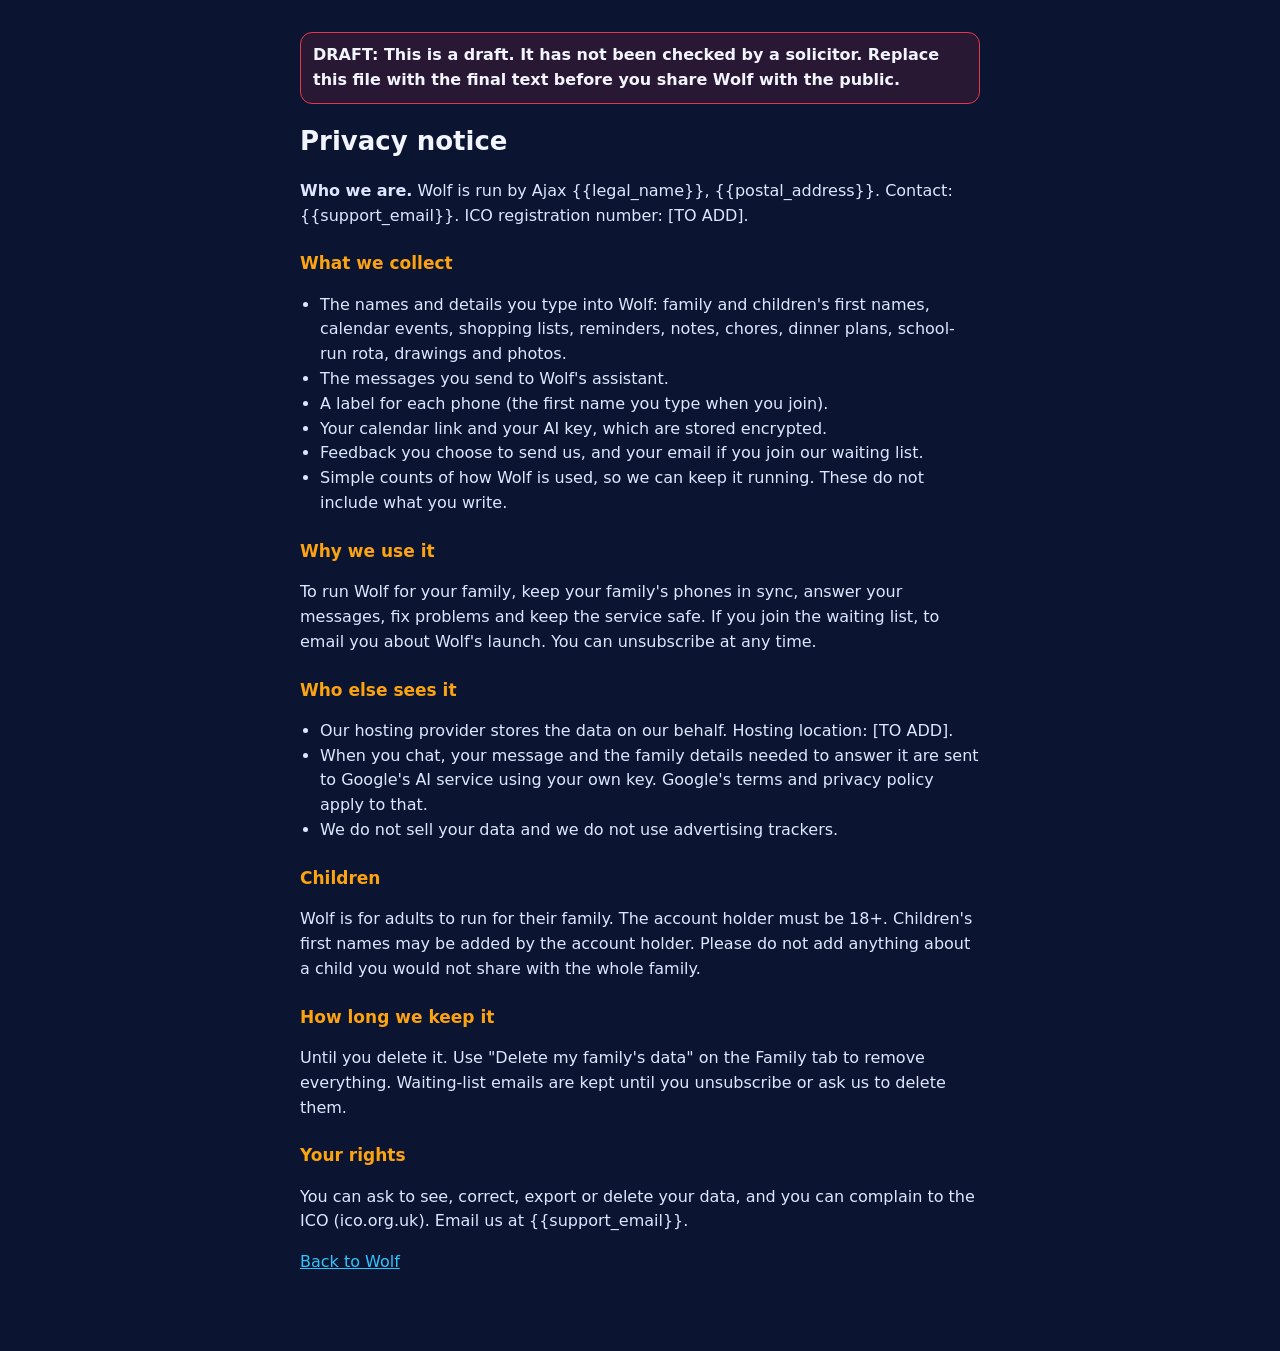
<file: wolf_site/privacy.html>
<!doctype html>
<html lang="en-GB"><head><meta charset="utf-8"><meta name="viewport" content="width=device-width,initial-scale=1"><meta name="robots" content="noindex"><title>Wolf privacy notice</title>
<style>:root{color-scheme:dark}body{margin:0;background:#0b1430;color:#f2f5ff;font-family:system-ui,-apple-system,"Segoe UI",Roboto,sans-serif;line-height:1.55}main{max-width:680px;margin:0 auto;padding:20px 16px 60px}h1{font-size:26px}h2{font-size:17px;margin:22px 0 6px;color:#fca311}p,li{color:#dfe6ff}ul{padding-left:20px}.draft{background:#e5384b22;border:1px solid #e5384b;border-radius:12px;padding:10px 12px;margin:12px 0;font-weight:700}a{color:#2ec5ff}</style></head><body><main id="m"><p>Loading…</p></main>
<script src="legal.js"></script><script>renderLegal("legal/privacy.md")</script></body></html>
</file>
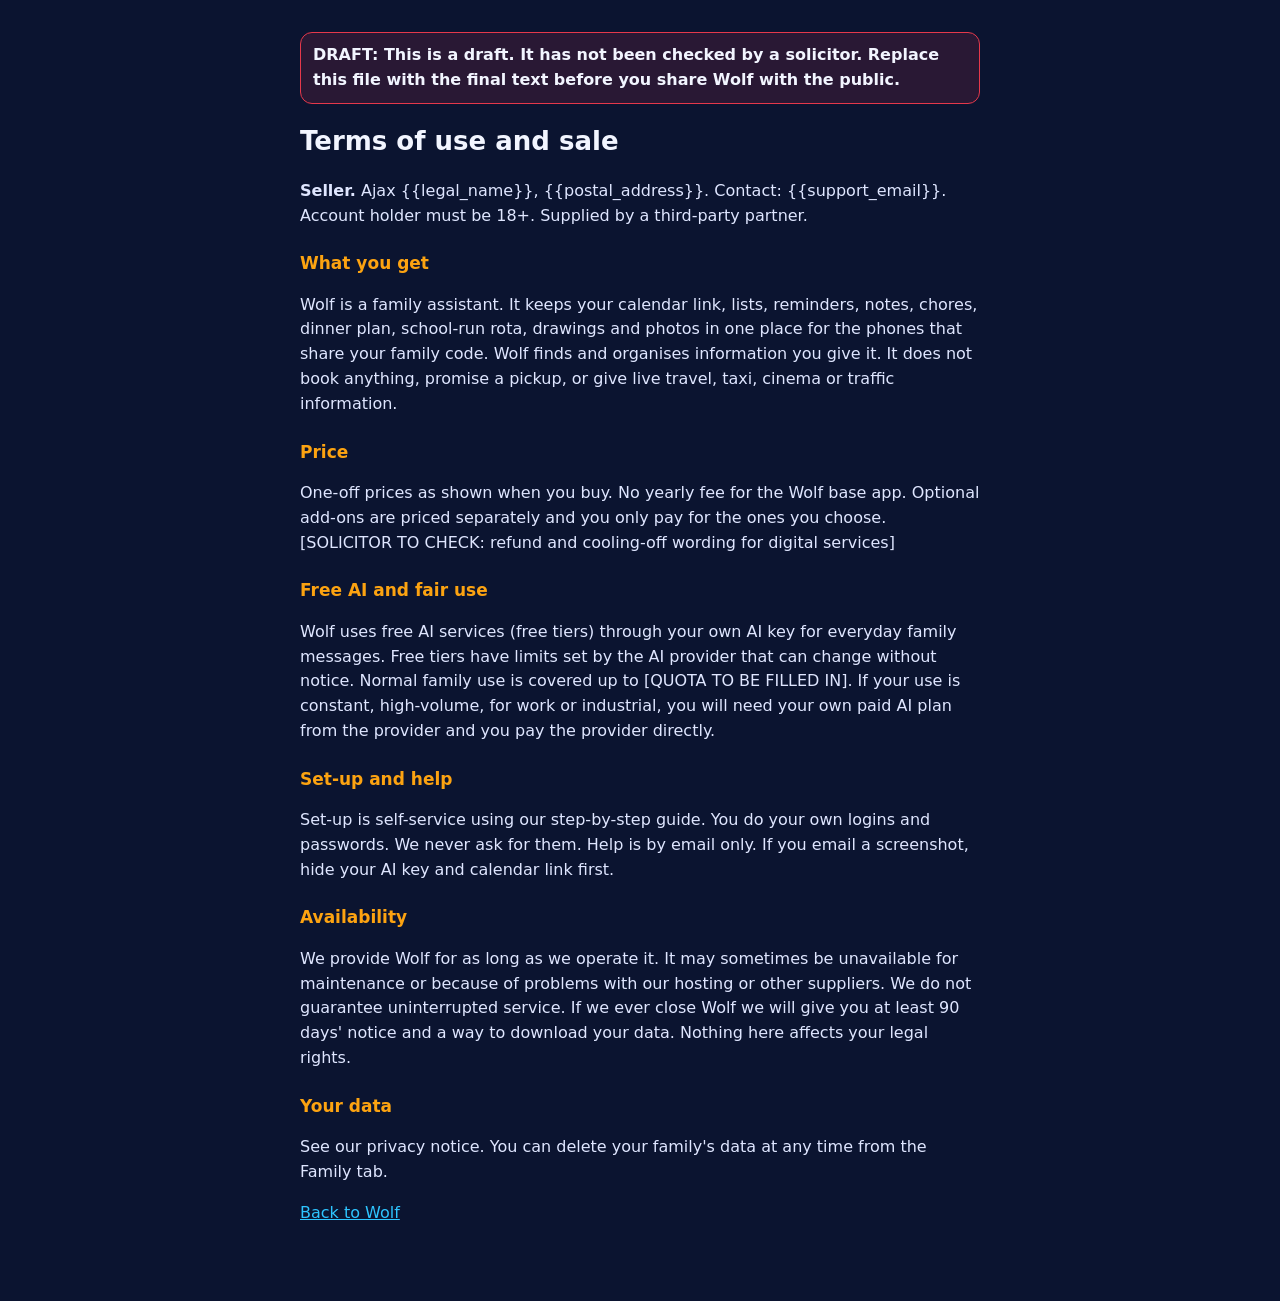
<file: wolf_site/terms.html>
<!doctype html>
<html lang="en-GB"><head><meta charset="utf-8"><meta name="viewport" content="width=device-width,initial-scale=1"><meta name="robots" content="noindex"><title>Wolf terms</title>
<style>:root{color-scheme:dark}body{margin:0;background:#0b1430;color:#f2f5ff;font-family:system-ui,-apple-system,"Segoe UI",Roboto,sans-serif;line-height:1.55}main{max-width:680px;margin:0 auto;padding:20px 16px 60px}h1{font-size:26px}h2{font-size:17px;margin:22px 0 6px;color:#fca311}p,li{color:#dfe6ff}ul{padding-left:20px}.draft{background:#e5384b22;border:1px solid #e5384b;border-radius:12px;padding:10px 12px;margin:12px 0;font-weight:700}a{color:#2ec5ff}</style></head><body><main id="m"><p>Loading…</p></main>
<script src="legal.js"></script><script>renderLegal("legal/terms.md")</script></body></html>
</file>
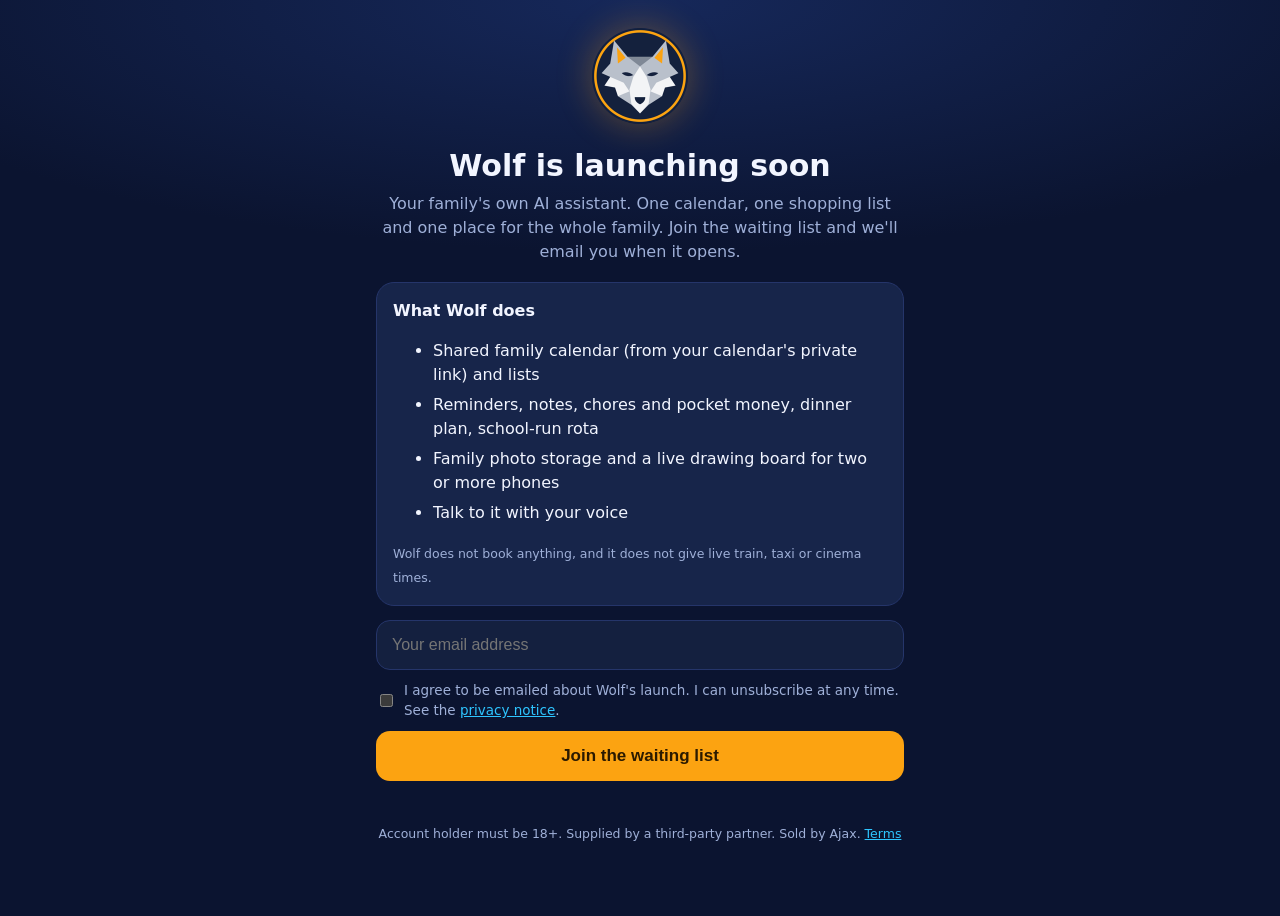
<file: wolf_site/waitlist.html>
<!doctype html>
<html lang="en-GB"><head><meta charset="utf-8"><meta name="viewport" content="width=device-width,initial-scale=1"><meta name="robots" content="noindex"><title>Join the Wolf waiting list</title>
<!-- DRAFT COPY: run the Wolf vetting gate and get Jay's OK before sharing this link. -->
<style>:root{color-scheme:dark;--navy:#0b1430;--card:#17254a;--line:#25356a;--or:#fca311;--cy:#2ec5ff;--mut:#9fb0d8}*{box-sizing:border-box}body{margin:0;background:radial-gradient(120% 50% at 50% 0,#16285a 0,#0b1430 55%);color:#f2f5ff;font-family:system-ui,-apple-system,"Segoe UI",Roboto,sans-serif;line-height:1.5}main{max-width:560px;margin:0 auto;padding:28px 16px 60px;text-align:center}img{width:96px;height:96px;border-radius:50%;box-shadow:0 0 36px #fca31155}h1{font-size:30px;margin:12px 0 4px}.lead{color:var(--mut);margin:0 0 18px}.card{background:var(--card);border:1px solid var(--line);border-radius:18px;padding:16px;text-align:left;margin:14px 0}.card li{margin:6px 0}form{display:flex;flex-direction:column;gap:10px;margin-top:8px}input[type=email]{padding:15px;border-radius:14px;border:1px solid var(--line);background:#14203f;color:#f2f5ff;font-size:16px;width:100%}label{font-size:13.5px;color:var(--mut);text-align:left;display:flex;gap:8px}button{padding:15px;border:0;border-radius:14px;background:var(--or);color:#2b1a00;font-size:17px;font-weight:800;cursor:pointer}.hp{position:absolute;left:-9999px}#msg{min-height:22px;font-size:14px}.small{font-size:12.5px;color:var(--mut)}a{color:var(--cy)}</style></head><body><main>
<img src="icon-192.png" alt="">
<h1>Wolf is launching soon</h1>
<p class="lead">Your family's own AI assistant. One calendar, one shopping list and one place for the whole family. Join the waiting list and we'll email you when it opens.</p>
<div class="card"><b>What Wolf does</b><ul><li>Shared family calendar (from your calendar's private link) and lists</li><li>Reminders, notes, chores and pocket money, dinner plan, school-run rota</li><li>Family photo storage and a live drawing board for two or more phones</li><li>Talk to it with your voice</li></ul><span class="small">Wolf does not book anything, and it does not give live train, taxi or cinema times.</span></div>
<form id="f" autocomplete="on"><input type="email" id="e" placeholder="Your email address" required maxlength="120" autocomplete="email"><input class="hp" type="text" id="w" tabindex="-1" autocomplete="off" aria-hidden="true">
<label><input type="checkbox" id="c"><span>I agree to be emailed about Wolf's launch. I can unsubscribe at any time. See the <a href="privacy.html" target="_blank" rel="noopener">privacy notice</a>.</span></label>
<button id="b">Join the waiting list</button><div id="msg" role="status"></div></form>
<p class="small">Account holder must be 18+. Supplied by a third-party partner. Sold by Ajax. <a href="terms.html" target="_blank" rel="noopener">Terms</a></p>
<script>
document.getElementById("f").onsubmit=async function(ev){ev.preventDefault();var m=document.getElementById("msg");m.style.color="";m.textContent="";
 if(!document.getElementById("c").checked){m.style.color="#ff8f9b";m.textContent="Please tick the box to agree to be emailed.";return}
 document.getElementById("b").disabled=true;
 try{var r=await fetch("api.php?a=waitlist",{method:"POST",headers:{"Content-Type":"application/json","X-Wolf":"1"},body:JSON.stringify({email:document.getElementById("e").value,website:document.getElementById("w").value,consent:true,src:(new URLSearchParams(location.search)).get("s")||""})});
  var j=await r.json().catch(function(){return{}});if(!r.ok||j.ok===false)throw new Error(j.error||"Something went wrong. Please try again.");
  m.style.color="#14e0c0";m.textContent="You're on the list. Thank you!";document.getElementById("f").reset()}
 catch(e){m.style.color="#ff8f9b";m.textContent=e.message}document.getElementById("b").disabled=false};
</script></main></body></html>
</file>
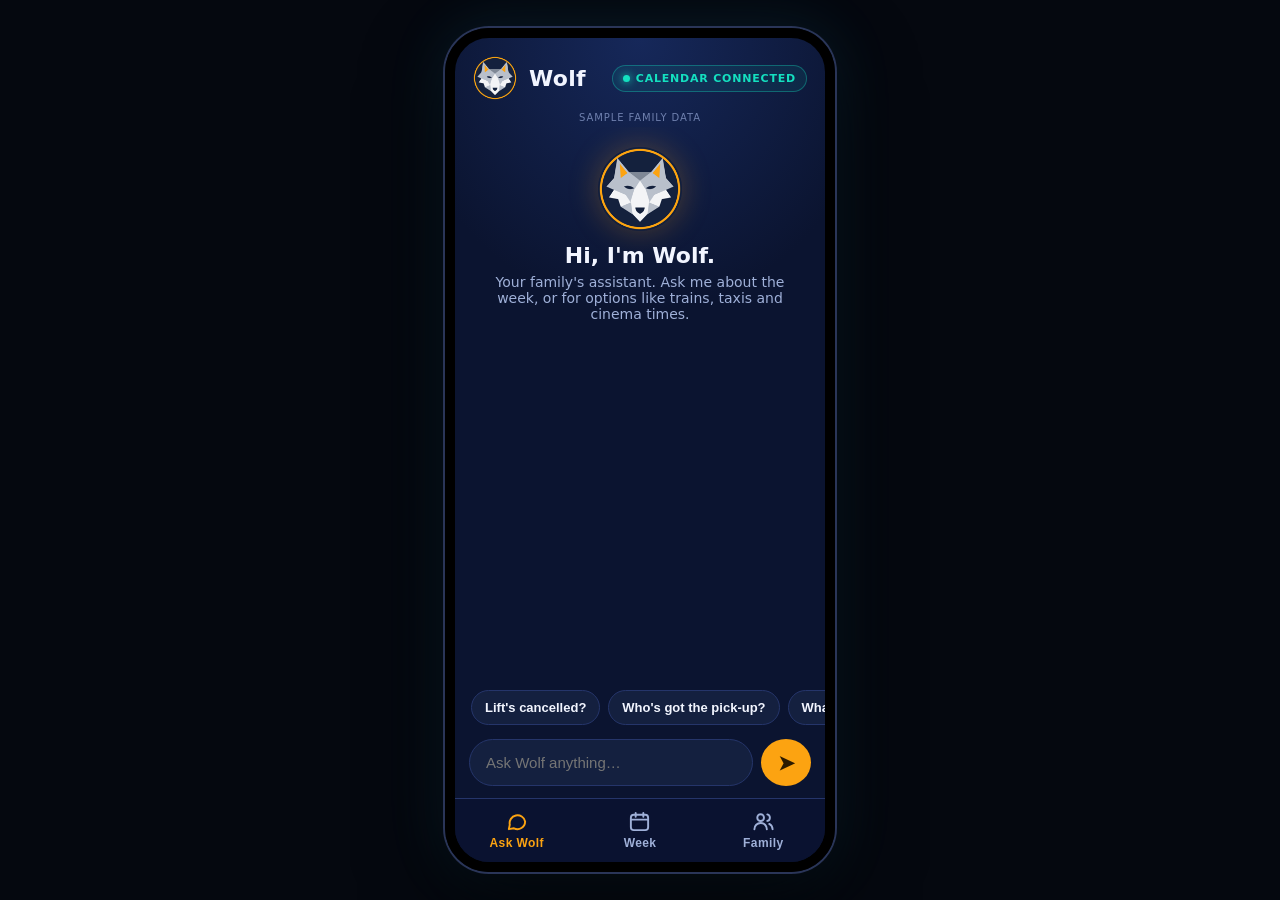
<file: wolf_ads/app/wolf_app.html>
<!doctype html>
<html lang="en-GB">
<head>
<meta charset="utf-8">
<meta name="viewport" content="width=device-width,initial-scale=1,viewport-fit=cover">
<meta name="theme-color" content="#0b1430">
<title>Wolf</title>
<link rel="icon" href="[data-uri]">
<style>
:root{--navy:#0b1430;--navy2:#14203f;--card:#17254a;--line:#25356a;--cy:#2ec5ff;--tl:#14e0c0;--or:#fca311;--tx:#f2f5ff;--mut:#9fb0d8}
*{box-sizing:border-box;-webkit-tap-highlight-color:transparent}
html,body{margin:0;height:100%;background:#05080f;color:var(--tx);font-family:Inter,system-ui,-apple-system,"Segoe UI",Roboto,sans-serif}
body{display:flex;align-items:center;justify-content:center}
.phone{width:100%;height:100%;display:flex;flex-direction:column;background:radial-gradient(120% 60% at 50% 0%,#16285a 0%,var(--navy) 55%);position:relative;overflow:hidden}
@media (min-width:600px){.phone{width:390px;height:844px;max-height:96vh;border-radius:44px;border:10px solid #000;box-shadow:0 0 0 2px #2a3558,0 30px 80px #000a,0 0 60px #2ec5ff22}}
header{display:flex;align-items:center;gap:12px;padding:calc(env(safe-area-inset-top) + 18px) 18px 12px}
header img{width:44px;height:44px;border-radius:50%}
.brand{font-weight:800;font-size:22px;letter-spacing:.3px}
.pill{margin-left:auto;display:flex;align-items:center;gap:6px;font-size:11px;font-weight:700;letter-spacing:.8px;text-transform:uppercase;color:var(--tl);border:1px solid #14e0c055;background:#14e0c014;padding:6px 10px;border-radius:99px}
.dot{width:7px;height:7px;border-radius:50%;background:var(--tl);box-shadow:0 0 8px var(--tl)}
main{flex:1;min-height:0;position:relative}
.tab{position:absolute;inset:0;display:none;flex-direction:column}
.tab.on{display:flex}
#chat{flex:1;overflow-y:auto;padding:6px 16px 10px;display:flex;flex-direction:column;gap:10px;scroll-behavior:smooth}
.hello{display:flex;flex-direction:column;align-items:center;text-align:center;gap:6px;padding:14px 10px 4px}
.hello img{width:84px;height:84px;border-radius:50%;box-shadow:0 0 30px #fca31144}
.hello h2{margin:6px 0 0;font-size:22px}
.hello p{margin:0;color:var(--mut);font-size:14px}
.b{max-width:84%;padding:11px 14px;border-radius:18px;font-size:15px;line-height:1.35;animation:in .25s ease}
.me{align-self:flex-end;background:linear-gradient(135deg,#2ec5ff,#1b8fe0);color:#04152b;font-weight:600;border-bottom-right-radius:5px}
.wolf{align-self:flex-start;background:var(--card);border:1px solid var(--line);border-bottom-left-radius:5px}
.wolf small{display:block;margin-top:8px;color:var(--mut);font-size:12.5px}
.chip{display:flex;justify-content:space-between;gap:14px;margin-top:8px;padding:9px 12px;border-radius:12px;background:#0d1a3a;border-left:4px solid var(--c,var(--cy));font-size:14px}
.chip b{color:var(--c,var(--cy))}
.typing{align-self:flex-start;background:var(--card);border:1px solid var(--line);padding:12px 16px;border-radius:18px;display:flex;gap:5px}
.typing i{width:7px;height:7px;border-radius:50%;background:var(--mut);animation:bl 1s infinite}
.typing i:nth-child(2){animation-delay:.15s}.typing i:nth-child(3){animation-delay:.3s}
@keyframes bl{0%,80%,100%{opacity:.25}40%{opacity:1}}
@keyframes in{from{opacity:0;transform:translateY(8px)}to{opacity:1;transform:none}}
.sugg{display:flex;gap:8px;overflow-x:auto;padding:6px 16px 8px;scrollbar-width:none}
.sugg::-webkit-scrollbar{display:none}
.sugg button{flex:none;border:1px solid var(--line);background:var(--navy2);color:var(--tx);padding:9px 13px;border-radius:99px;font-size:13px;font-weight:600;cursor:pointer}
.sugg button:active{background:var(--line)}
form{display:flex;gap:8px;padding:6px 14px 12px}
form input{flex:1;min-width:0;padding:14px 16px;border-radius:99px;border:1px solid var(--line);background:var(--navy2);color:var(--tx);font-size:15px;outline:none}
form input:focus{border-color:var(--cy)}
form button{width:50px;border:0;border-radius:50%;background:var(--or);color:#2b1a00;font-size:20px;font-weight:900;cursor:pointer}
.pad{padding:6px 16px 16px;overflow-y:auto;flex:1}
h3{margin:12px 0 8px;font-size:13px;letter-spacing:1px;text-transform:uppercase;color:var(--mut)}
.day{display:flex;gap:12px;margin-bottom:10px}
.dn{width:54px;flex:none;text-align:center;padding:8px 0;border-radius:14px;background:var(--navy2);border:1px solid var(--line)}
.dn b{display:block;font-size:20px}.dn span{font-size:11px;color:var(--mut);text-transform:uppercase;letter-spacing:.8px}
.dn.today{background:#fca31122;border-color:var(--or)}
.evs{flex:1;display:flex;flex-direction:column;gap:6px}
.ev{padding:10px 12px;border-radius:12px;background:var(--card);border-left:4px solid var(--c);font-size:14px;display:flex;justify-content:space-between;gap:8px}
.ev em{font-style:normal;color:var(--mut);font-size:12.5px;white-space:nowrap}
.empty{color:var(--mut);font-size:13px;padding:10px 0}
.banner{width:100%;height:150px;object-fit:cover;border-radius:18px;margin-bottom:6px}
.mem{display:flex;align-items:center;gap:14px;padding:12px;border-radius:16px;background:var(--card);border:1px solid var(--line);margin-bottom:10px}
.mem img{width:54px;height:54px;border-radius:50%;object-fit:cover;border:2px solid var(--or)}
.mem b{display:block}.mem span{color:var(--mut);font-size:13px}
.cx{margin-left:auto;font-size:11px;font-weight:700;color:var(--tl);letter-spacing:.8px;text-transform:uppercase}
.cx.off{color:var(--mut)}
.note{margin-top:14px;padding:12px;border-radius:14px;background:#fca31112;border:1px solid #fca31144;color:#ffd9a0;font-size:13px;line-height:1.4}
nav{display:flex;border-top:1px solid var(--line);background:#0a1230;padding-bottom:env(safe-area-inset-bottom)}
nav button{flex:1;background:none;border:0;color:var(--mut);padding:11px 0 12px;font-size:12px;font-weight:700;letter-spacing:.4px;cursor:pointer;display:flex;flex-direction:column;align-items:center;gap:3px}
nav button svg{width:23px;height:23px;fill:none;stroke:currentColor;stroke-width:2;stroke-linecap:round;stroke-linejoin:round}
nav button.on{color:var(--or)}
.demo{text-align:center;font-size:10px;letter-spacing:.9px;text-transform:uppercase;color:#6f80ae;padding:0 0 4px}
body.clean .demo{display:none}
</style>
</head>
<body>
<div class="phone">
<header>
  <img src="[data-uri]" alt="Wolf">
  <div class="brand">Wolf</div>
  <div class="pill"><span class="dot"></span>Calendar connected</div>
</header>
<div class="demo">Sample family data</div>
<main>
  <section class="tab on" id="t-ask">
    <div id="chat">
      <div class="hello"><img src="[data-uri]" alt=""><h2>Hi, I'm Wolf.</h2><p>Your family's assistant. Ask me about the week, or for options like trains, taxis and cinema times.</p></div>
    </div>
    <div class="sugg" id="sugg"></div>
    <form id="f" autocomplete="off"><input id="q" placeholder="Ask Wolf anything…" enterkeyhint="send"><button aria-label="Send">&#10148;</button></form>
  </section>
  <section class="tab" id="t-week"><div class="pad" id="week"></div></section>
  <section class="tab" id="t-fam"><div class="pad">
    <img class="banner" src="[data-uri]" alt="">
    <h3>Your family</h3>
    <div class="mem"><img src="[data-uri]" alt=""><div><b>Dan</b><span>Dad · owner</span></div><div class="cx">Connected</div></div>
    <div class="mem"><img src="[data-uri]" alt=""><div><b>Claire</b><span>Mum</span></div><div class="cx">Connected</div></div>
    <div class="mem"><img src="[data-uri]" alt=""><div><b>Sarah &amp; Jack</b><span>Children</span></div><div class="cx off">Shared calendar</div></div>
    <div class="note"><b>What Wolf does:</b> reads your family calendar, checks your emails and finds options.<br><b>What it doesn't:</b> book anything, or promise a pickup.</div>
  </div></section>
</main>
<nav>
  <button class="on" data-t="ask"><svg viewBox="0 0 24 24"><path d="M21 12a8 8 0 0 1-11.6 7.1L4 20l1-4.6A8 8 0 1 1 21 12z"/></svg>Ask Wolf</button>
  <button data-t="week"><svg viewBox="0 0 24 24"><rect x="3" y="5" width="18" height="16" rx="3"/><path d="M3 10h18M8 3v4M16 3v4"/></svg>Week</button>
  <button data-t="fam"><svg viewBox="0 0 24 24"><circle cx="9" cy="8" r="3.5"/><path d="M2.5 20a6.5 6.5 0 0 1 13 0M16 4.6a3.5 3.5 0 0 1 0 6.8M18 14.5a6.5 6.5 0 0 1 3.5 5.5"/></svg>Family</button>
</nav>
</div>
<script>
const CY="#2ec5ff",TL="#14e0c0",OR="#fca311";
if(location.search.includes("clean"))document.body.classList.add("clean");
const NOTE_OPT="Options only. Nothing is booked.";
const A=[
 {k:["lift","cancel","get home","college"],s:"Lift's cancelled?",q:"Lift's cancelled. How do I get home from college?",r:"College finishes 16:45. Options:",c:[["Local cab firm","CAB",OR],["Bus","17:25",TL],["Train","17:42",CY]],n:NOTE_OPT},
 {k:["pick","collect","sarah"],s:"Who's got the pick-up?",q:"Who's picking Sarah up today?",r:"Dan is. 3:30pm, school gate.",n:"From your family calendar."},
 {k:["film","cinema","movie"],s:"What's on tonight?",q:"What time is the film tonight?",r:"Cinema times near you:",c:[["Tonight","18:30",CY],["Tonight","20:15",CY],["Tonight","21:00",CY]],n:NOTE_OPT},
 {k:["shopping","milk","eggs","bread"],s:"Forgot the shopping?",q:"What was the shopping I was meant to get?",r:"From your calendar: milk, eggs and bread.",n:"Anything else you need?"},
 {k:["taxi","cab"],s:"Need a taxi?",q:"Where's the nearest taxi firm to here?",r:"Nearest options:",c:[["Local cab firm 1","CAB",OR],["Local cab firm 2","CAB",OR]],n:"I can't book or promise a pickup."},
 {k:["week","this week","glance","plan"],s:"Our week?",q:"What does our week look like?",r:"This week:",c:[["Mon","Swimming 4pm",TL],["Wed","Dentist 3:15pm",OR],["Fri","Mum's birthday",CY]],n:"Wednesday clashes with pick-up."},
 {k:["train"],s:"Any train home?",q:"When's the next train home?",r:"Trains from your station:",c:[["Next","17:42",CY],["Then","18:12",CY],["Then","18:42",CY]],n:NOTE_OPT},
 {k:["email","school","oakfield"],s:"Emails from school?",q:"Any emails from school today?",r:"2 new from Oakfield Primary:",c:[["Trip form","Due Fri",CY],["Parents' evening","20 Nov",TL]],n:"Want a reminder for either?"},
 {k:["quote","evans","send today"],s:"What have I got to send?",q:"What have I got to send today?",r:"Reminder: send the Evans quote.",n:"Want me to remind you at 12:30?"},
 {k:["next","where do i need","drop jack"],s:"Where next?",q:"Where do I need to be next?",r:"Next: drop Jack at Oakfield Primary, 8:50.",n:"From your family calendar."},
 {k:["flight","faro"],s:"Flight home?",q:"What time is my flight home?",r:"Saturday, 14:10. Faro to Manchester.",n:"From the family calendar."},
 {k:["chicken","roast"],s:"Roast chicken?",q:"How long do I roast a 2kg chicken?",r:"About 1 hr 45 min at 190°C (fan 170°C), then rest for 15 min.",n:"Check the juices run clear."}
];
const FALL={r:"I can't find that in your calendar or emails. Try asking about the week, pick-ups, trains, taxis or cinema times.",n:"I find options. I don't book anything."};
const chat=document.getElementById("chat"),sugg=document.getElementById("sugg"),q=document.getElementById("q");
const el=(t,c,h)=>{const e=document.createElement(t);if(c)e.className=c;if(h!=null)e.innerHTML=h;return e};
const esc=s=>s.replace(/[&<>]/g,m=>({"&":"&amp;","<":"&lt;",">":"&gt;"}[m]));
function say(text,who){chat.appendChild(el("div","b "+who,esc(text)));chat.scrollTop=chat.scrollHeight}
function answer(a){
  let h=esc(a.r);(a.c||[]).forEach(([l,v,c])=>h+=`<div class="chip" style="--c:${c}"><span>${esc(l)}</span><b>${esc(v)}</b></div>`);
  if(a.n)h+=`<small>${esc(a.n)}</small>`;
  chat.appendChild(el("div","b wolf",h));chat.scrollTop=chat.scrollHeight}
function ask(text){
  text=text.trim();if(!text)return;say(text,"me");
  const t=el("div","typing","<i></i><i></i><i></i>");chat.appendChild(t);chat.scrollTop=chat.scrollHeight;
  const l=text.toLowerCase();const hit=A.find(a=>a.k.some(k=>l.includes(k)))||FALL;
  setTimeout(()=>{t.remove();answer(hit)},900)}
A.forEach(a=>{const b=el("button",null,esc(a.s));b.onclick=()=>ask(a.q);sugg.appendChild(b)});
document.getElementById("f").onsubmit=e=>{e.preventDefault();ask(q.value);q.value=""};
// week
const days=[["Mon","Swimming","4:00pm",TL],["Mon","Pick up Sarah","3:30pm · Dan",CY],["Tue","Parents' evening form due","",CY],["Wed","Dentist","3:15pm",OR],["Wed","Pick up Sarah","3:30pm · clash",OR],["Thu","Send the Evans quote","12:30pm",TL],["Fri","Mum's birthday","All day",CY],["Fri","Oakfield trip form due","",CY],["Sat","Flight Faro → Manchester","14:10",OR]];
const names=["Mon","Tue","Wed","Thu","Fri","Sat","Sun"],today=new Date().getDay();
const w=document.getElementById("week");w.appendChild(el("h3",null,"This week · family calendar"));
const mon=new Date();mon.setDate(mon.getDate()-((mon.getDay()+6)%7));
names.forEach((n,i)=>{const d=new Date(mon);d.setDate(mon.getDate()+i);const evs=days.filter(x=>x[0]===n);
 const isT=d.toDateString()===new Date().toDateString();
 const row=el("div","day",`<div class="dn ${isT?"today":""}"><span>${n}</span><b>${d.getDate()}</b></div><div class="evs">${evs.length?evs.map(e=>`<div class="ev" style="--c:${e[3]}"><span>${esc(e[1])}</span><em>${esc(e[2])}</em></div>`).join(""):'<div class="empty">Nothing planned</div>'}</div>`);w.appendChild(row)});
// tabs
document.querySelectorAll("nav button").forEach(b=>b.onclick=()=>{
 document.querySelectorAll("nav button").forEach(x=>x.classList.toggle("on",x===b));
 document.querySelectorAll(".tab").forEach(t=>t.classList.toggle("on",t.id==="t-"+b.dataset.t))});
</script>
</body>
</html>
</file>
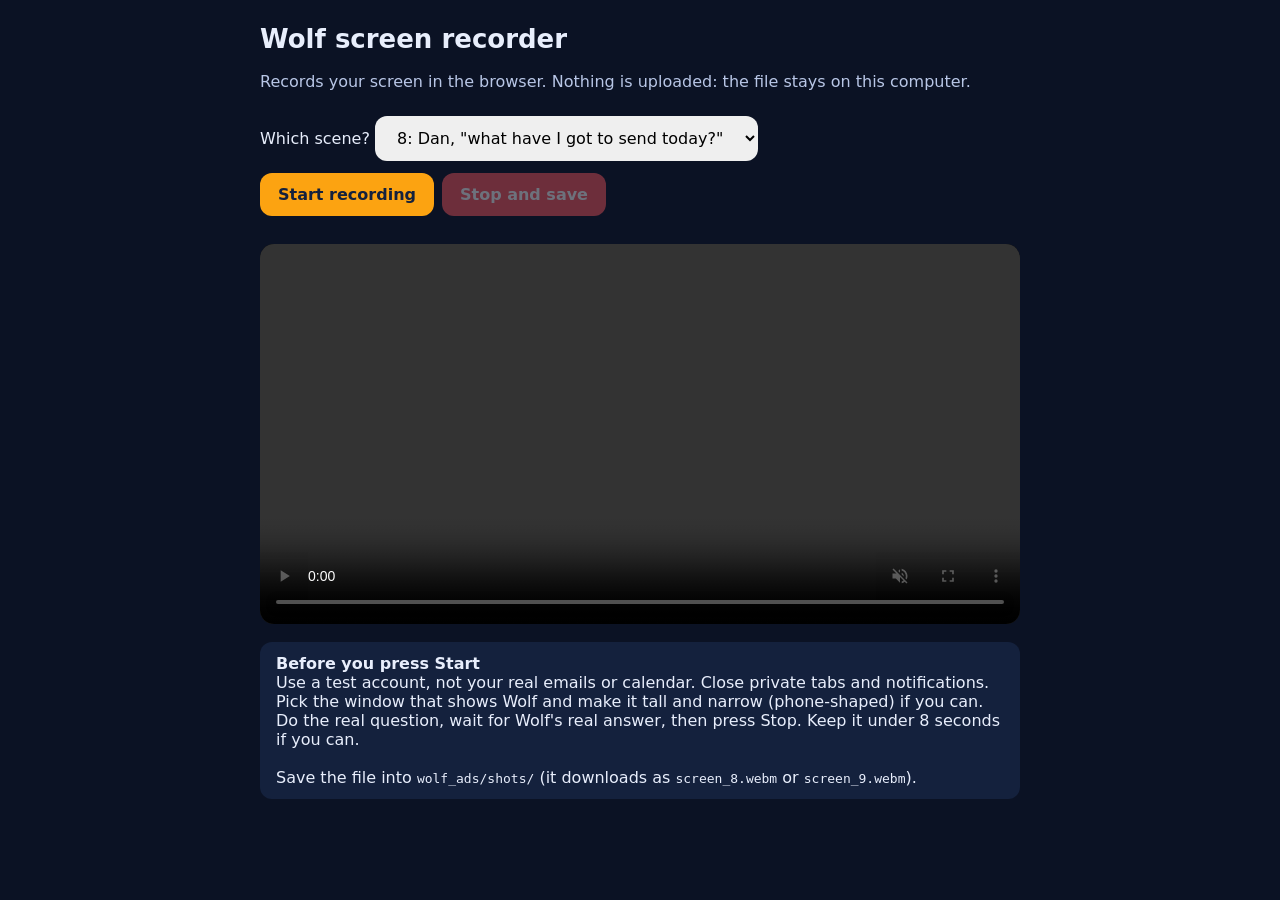
<file: wolf_ads/tools/screen_recorder.html>
<!doctype html>
<html lang="en-GB"><head><meta charset="utf-8"><meta name="viewport" content="width=device-width,initial-scale=1">
<title>Wolf screen recorder</title>
<style>
 body{margin:0;font-family:system-ui,Segoe UI,Arial,sans-serif;background:#0b1224;color:#e8eefc;padding:24px;max-width:760px;margin-inline:auto}
 h1{font-size:26px;margin:0 0 6px} p{color:#b8c6e6;line-height:1.5}
 select,button{font:inherit;padding:12px 18px;border-radius:12px;border:0;margin:6px 8px 6px 0}
 button{background:#fca311;color:#14213d;font-weight:700;cursor:pointer} button:disabled{opacity:.4;cursor:default}
 #stop{background:#ff5a5f;color:#fff} video{width:100%;max-height:60vh;background:#000;border-radius:14px;margin-top:12px}
 .note{background:#14213d;border-radius:12px;padding:12px 16px;margin-top:14px} #msg{margin-top:10px;color:#7ee2b8}
</style></head><body>
<h1>Wolf screen recorder</h1>
<p>Records your screen in the browser. Nothing is uploaded: the file stays on this computer.</p>
<label>Which scene? <select id="scene"><option value="8">8: Dan, "what have I got to send today?"</option><option value="9">9: Mum, "where do I need to be next?"</option><option value="x">Other</option></select></label><br>
<button id="start">Start recording</button><button id="stop" disabled>Stop and save</button>
<div id="msg"></div><video id="v" muted playsinline controls></video>
<div class="note"><b>Before you press Start</b><br>Use a test account, not your real emails or calendar. Close private tabs and notifications. Pick the window that shows Wolf and make it tall and narrow (phone-shaped) if you can. Do the real question, wait for Wolf's real answer, then press Stop. Keep it under 8 seconds if you can.<br><br>
Save the file into <code>wolf_ads/shots/</code> (it downloads as <code>screen_8.webm</code> or <code>screen_9.webm</code>).</div>
<script>
 const $=id=>document.getElementById(id); let rec,chunks=[],stream;
 $('start').onclick=async()=>{
  try{ stream=await navigator.mediaDevices.getDisplayMedia({video:{frameRate:30},audio:false}); }
  catch(e){ $('msg').textContent='Could not start: '+e.message+' (this needs Chrome or Edge on a computer).'; return; }
  chunks=[]; const types=['video/webm;codecs=vp9','video/webm;codecs=vp8','video/webm'];
  const mt=types.find(t=>MediaRecorder.isTypeSupported(t))||''; rec=new MediaRecorder(stream,mt?{mimeType:mt,videoBitsPerSecond:8e6}:{});
  rec.ondataavailable=e=>{ if(e.data.size) chunks.push(e.data) };
  rec.onstop=()=>{ stream.getTracks().forEach(t=>t.stop()); const blob=new Blob(chunks,{type:'video/webm'}); const url=URL.createObjectURL(blob);
    $('v').srcObject=null; $('v').src=url; const a=document.createElement('a'); a.href=url; a.download='screen_'+$('scene').value+'.webm'; a.click();
    $('msg').textContent='Saved as '+a.download+'. Check your Downloads folder.'; $('start').disabled=false; $('stop').disabled=true; };
  stream.getVideoTracks()[0].onended=()=>{ if(rec&&rec.state==='recording') rec.stop(); };
  $('v').srcObject=stream; $('v').play(); rec.start(); $('msg').textContent='Recording...'; $('start').disabled=true; $('stop').disabled=false; };
 $('stop').onclick=()=>{ if(rec&&rec.state==='recording') rec.stop(); };
</script></body></html>
</file>
